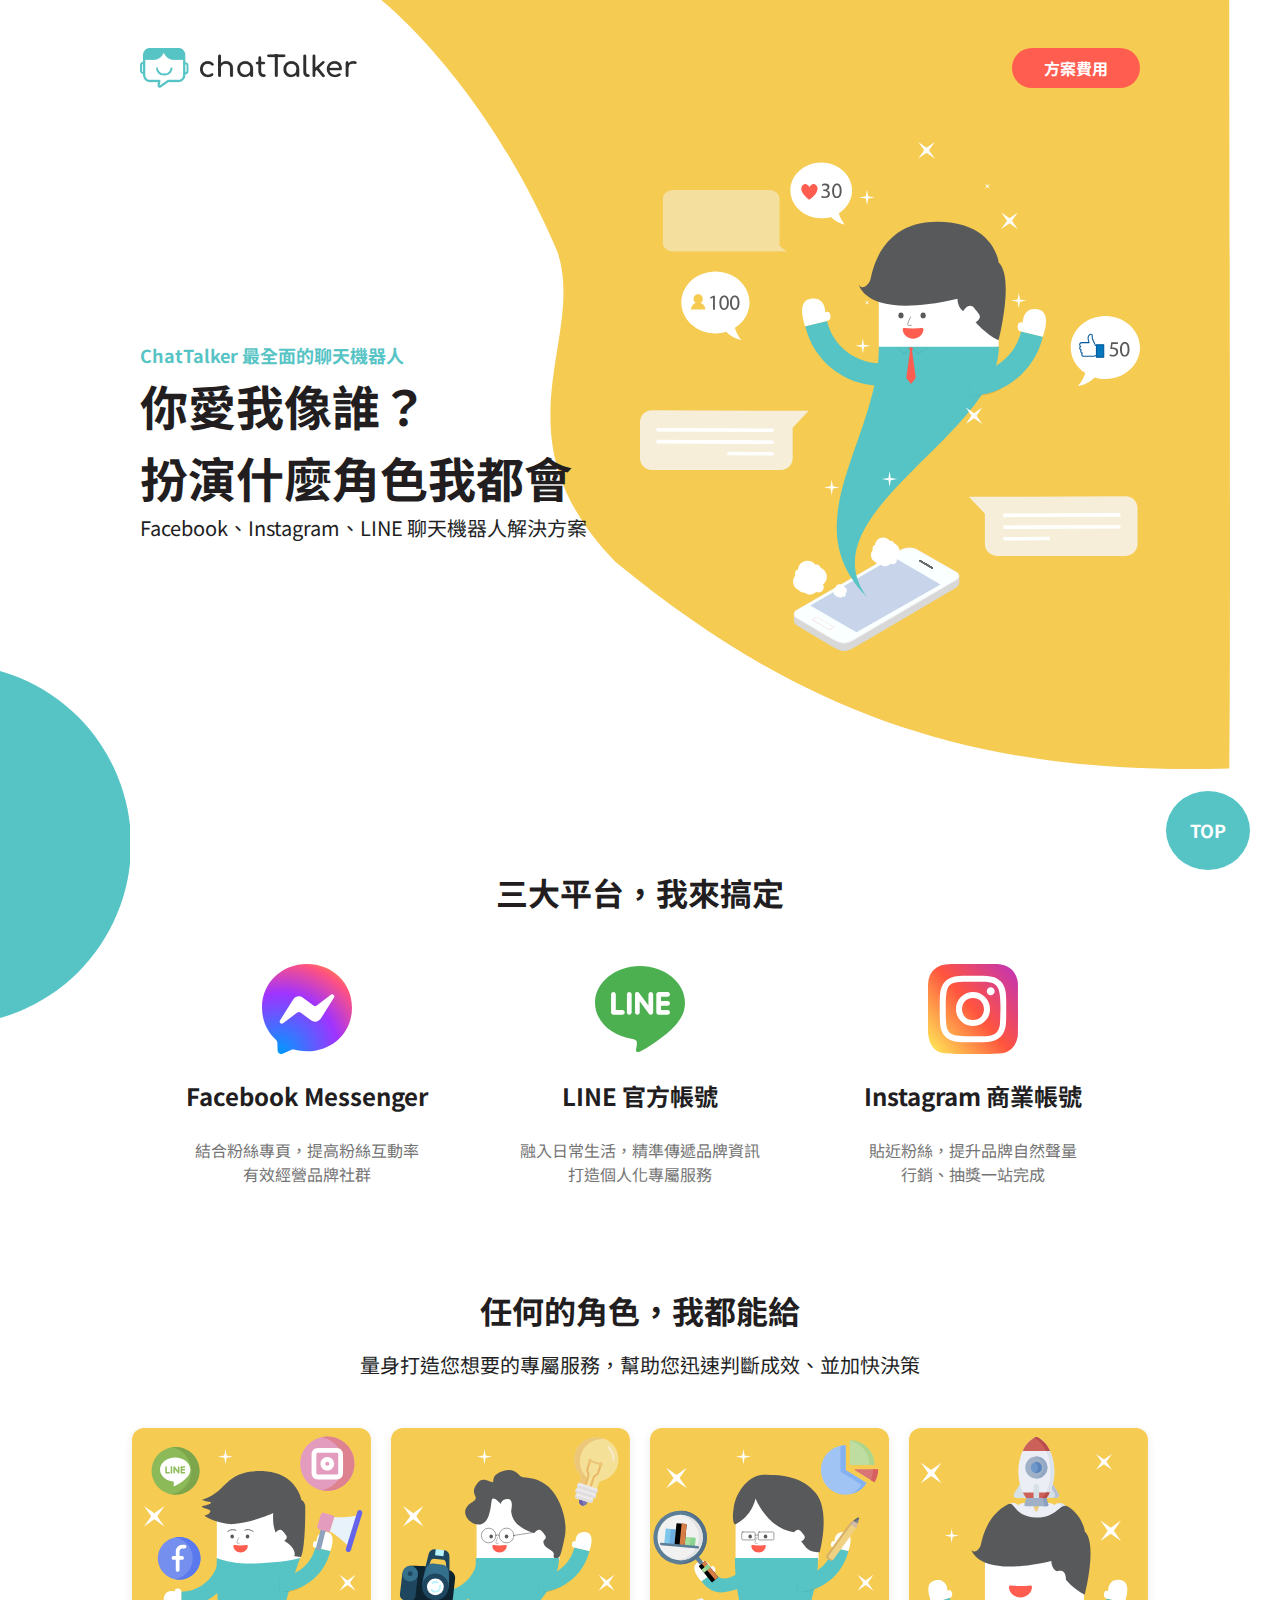
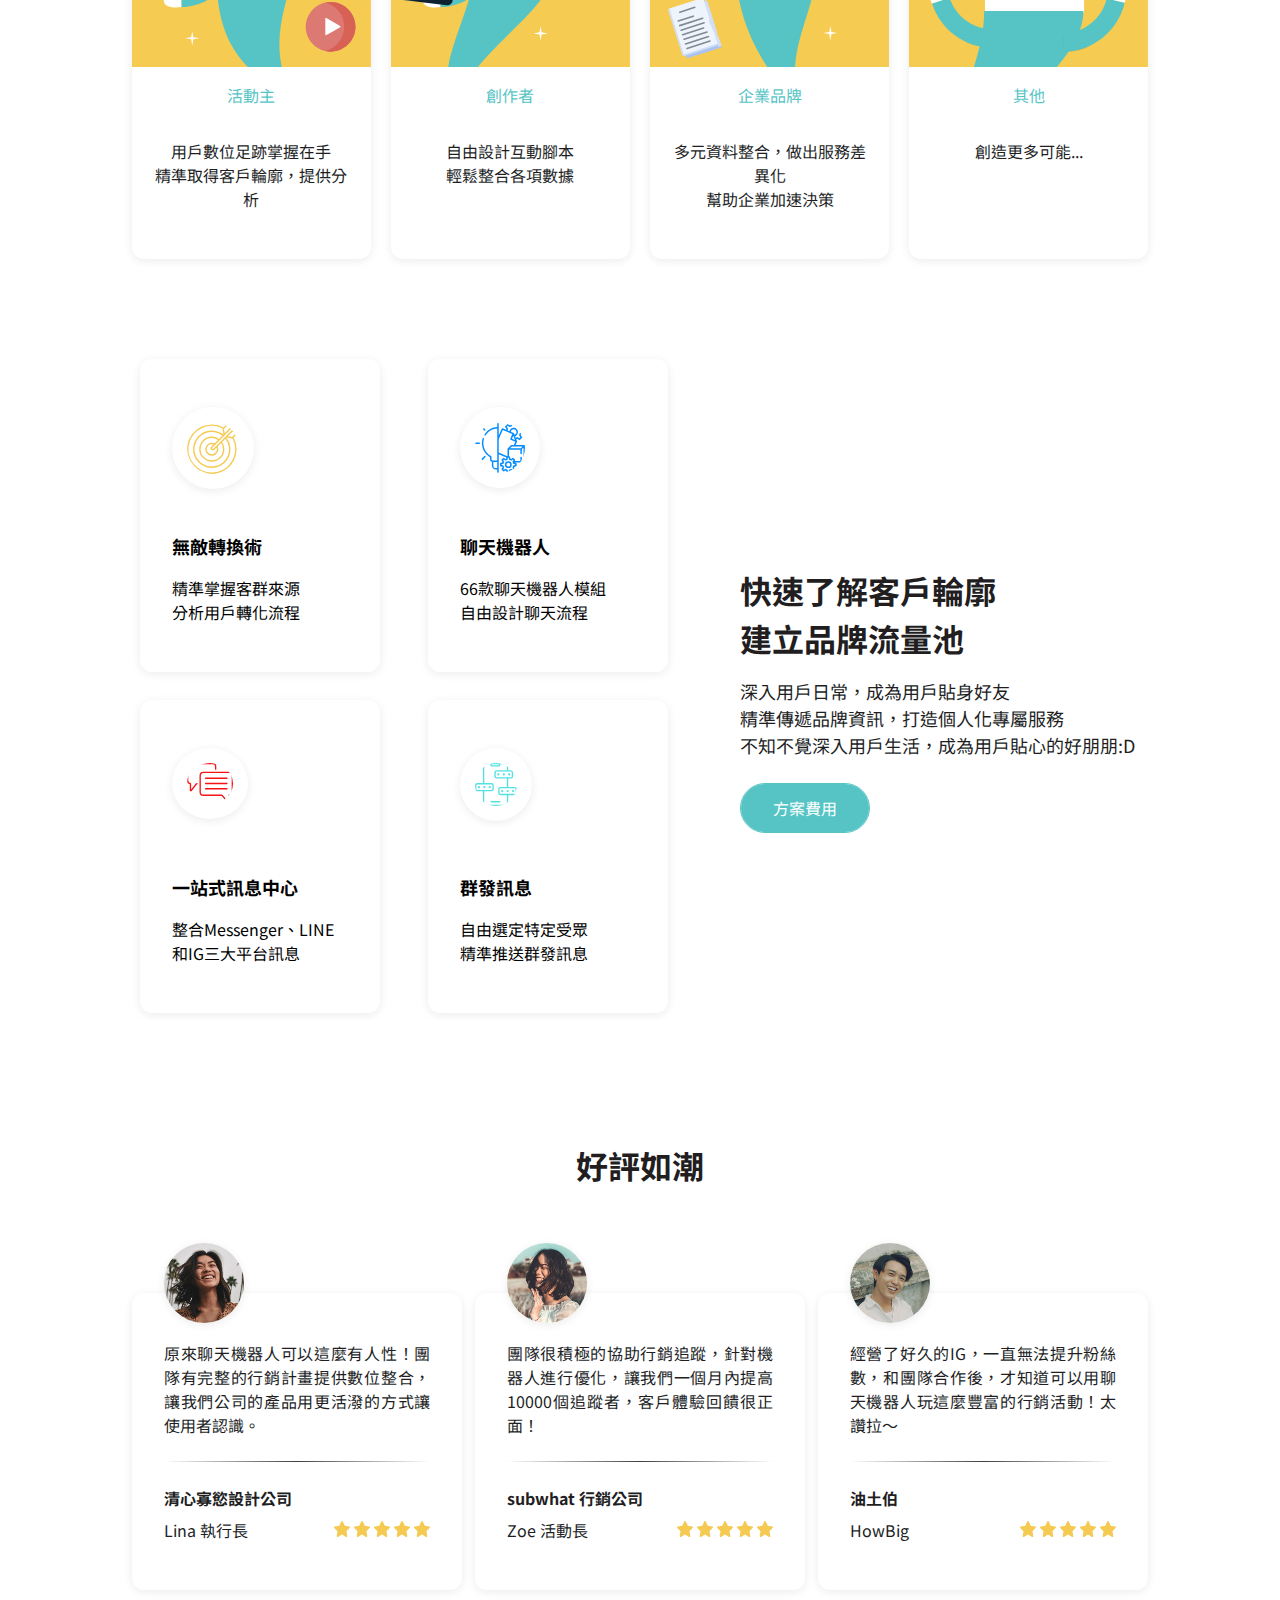
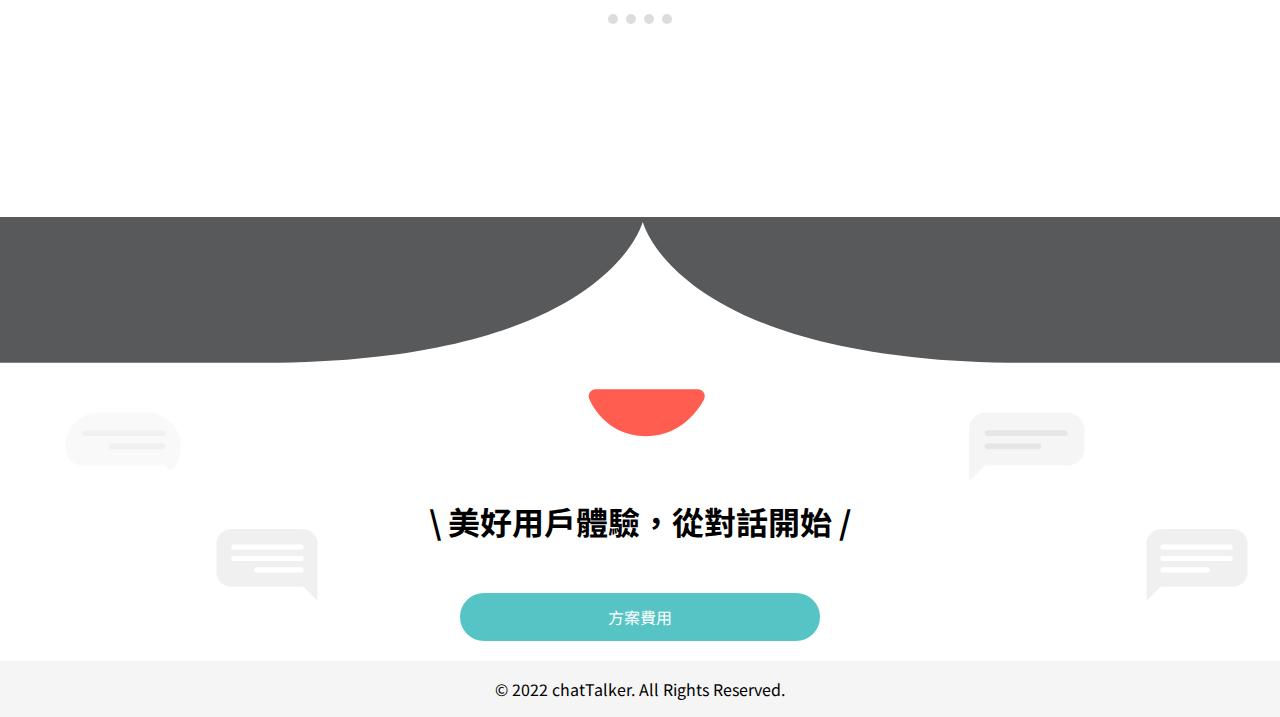
<file: index.html>
<!DOCTYPE html>
<html lang="en">
<head>
    <meta charset="UTF-8">
    <meta http-equiv="X-UA-Compatible" content="IE=edge">
    <meta name="viewport" content="width=device-width, initial-scale=1.0">
    <title>首頁</title>
    <link rel="preconnect" href="https://fonts.googleapis.com">
    <link rel="preconnect" href="https://fonts.gstatic.com" crossorigin>
    <link href="https://fonts.googleapis.com/css2?family=Noto+Sans+TC&display=swap" rel="stylesheet">
    <link rel="stylesheet" href="css/all.css">
</head>
<body>
    <div class="container">
        <div class="header">
            <a href="#"><img src="IMG/logo.png" alt="chatTalkerLogo"></a>
            <a class="button" href="index2.html" target="_blank">方案費用</a>
        </div>
         <div class="banner">
             <div class="topic">
                 <p class="p1">ChatTalker 最全面的聊天機器人</p>
                 <h1>你愛我像誰？<br>扮演什麼角色我都會</h1>
                 <p class="p2">Facebook、Instagram、LINE 聊天機器人解決方案</p> 
             </div>
             <div class="homePicture">
                 <img src="IMG/home.svg" alt="主圖像">
             </div>
         </div>
         <div class="backgroundPicture"></div>
         <div class="ball01"></div>
         <div class="ball02"></div>
         <div class="platformLink">
             <h2>三大平台，我來搞定</h2>
             <ul class="socialMedia">
                 <li class="socialMediaCard">
                     <img src="IMG/messenger.svg" alt="facebook">
                     <h3>Facebook Messenger</h3>
                     <p>結合粉絲專頁，提高粉絲互動率<br>有效經營品牌社群</p>
                 </li>
                 <li class="socialMediaCard">
                    <img src="IMG/line.svg" alt="line">
                    <h3>LINE 官方帳號</h3>
                    <p>融入日常生活，精準傳遞品牌資訊<br>打造個人化專屬服務</p>
                 </li>
                 <li class="socialMediaCard">
                    <img src="IMG/instagram.svg" alt="instagram">
                    <h3>Instagram 商業帳號</h3>
                    <p>貼近粉絲，提升品牌自然聲量<br>行銷、抽獎一站完成</p>
                 </li>            
             </ul>
         </div>
         <div class="mainService">
            <h2>任何的角色，我都能給</h2>
            <p>量身打造您想要的專屬服務，幫助您迅速判斷成效、並加快決策</p>
            <ul class="service">
                <li class="serviceCard">
                    <img src="IMG/ch01.svg" alt="服務標的">
                    <h4>活動主</h4>
                    <p>用戶數位足跡掌握在手<br>精準取得客戶輪廓，提供分析</p>
                </li>
                <li class="serviceCard">
                   <img src="IMG/ch02.svg" alt="服務標的">
                   <h4>創作者</h4>
                   <p>自由設計互動腳本<br>輕鬆整合各項數據</p>
                </li>
               <li class="serviceCard">
                   <img src="IMG/ch03.svg" alt="服務標的">
                   <h4>企業品牌</h4>
                   <p>多元資料整合，做出服務差異化<br>幫助企業加速決策</p>
               </li>
               <li class="serviceCard">
                   <img src="IMG/ch04.svg" alt="服務標的">
                   <h4>其他</h4>
                   <p>創造更多可能...</p>
               </li>            
        </div>           
         <div class="mainService2">
             <div class="descriptionFig">
                 <ul class="descriptionCard">
                     <li>
                     <div class="icon">
                        <img src="IMG/icon01.svg" alt="箭靶">
                     </div>
                     <h5>無敵轉換術</h5>
                     <p>精準掌握客群來源<br>分析用戶轉化流程</p>
                    </li>
                    <li>
                     <div class="icon">
                        <img src="IMG/icon02.svg" alt="機器人">
                     </div>
                     <h5>聊天機器人</h5>
                     <p>66款聊天機器人模組<br>自由設計聊天流程</p>
                    </li>
                    <li>
                     <div class="icon">
                        <img src="IMG/icon03.svg" alt="訊息中心">  
                     </div>
                     <h5>一站式訊息中心</h5>
                     <p>整合Messenger、LINE和IG三大平台訊息</p>
                    </li>
                    <li>
                     <div class="icon">
                        <img src="IMG/icon04.svg" alt="群發訊息">
                     </div>
                     <h5>群發訊息</h5>
                     <p>自由選定特定受眾<br>精準推送群發訊息</p>
                    </li>
                </ul>
             </div>  
             <div class="descriptionWord">
                <h2>快速了解客戶輪廓<br>建立品牌流量池</h2>
                <p>深入用戶日常，成為用戶貼身好友<br>精準傳遞品牌資訊，打造個人化專屬服務<br>不知不覺深入用戶生活，成為用戶貼心的好朋朋:D</p>
                <a href="index2.html" target="_blank">方案費用</a> 
             </div>
         </div>
         <div class="comment">
             <h2>好評如潮</h2>
             <ul class="commentCard">
                <li class="user1"> 
                    <img src="IMG/user01.jpg" alt="頭像">
                    <p>原來聊天機器人可以這麼有人性！團隊有完整的行銷計畫提供數位整合，讓我們公司的產品用更活潑的方式讓使用者認識。</p>
                    <hr>
                    <h4>清心寡慾設計公司</h4>
                    <div class="score">
                        <p>Lina 執行長</p>
                        <div class="fiveStar">
                            <img src="IMG/icon_star.svg" alt="星星">
                            <img src="IMG/icon_star.svg" alt="星星">
                            <img src="IMG/icon_star.svg" alt="星星">
                            <img src="IMG/icon_star.svg" alt="星星">
                            <img src="IMG/icon_star.svg" alt="星星">
                        </div>    
                    </div>
                 </li>
                 <li class="user2"> 
                    <img src="IMG/user02.jpg" alt="頭像">
                    <p>團隊很積極的協助行銷追蹤，針對機器人進行優化，讓我們一個月內提高10000個追蹤者，客戶體驗回饋很正面！</p>
                    <hr>
                    <h4>subwhat 行銷公司</h4>
                    <div class="score">
                        <p>Zoe 活動長</p>
                        <div class="fiveStar">
                            <img src="IMG/icon_star.svg" alt="星星">
                            <img src="IMG/icon_star.svg" alt="星星">
                            <img src="IMG/icon_star.svg" alt="星星">
                            <img src="IMG/icon_star.svg" alt="星星">
                            <img src="IMG/icon_star.svg" alt="星星">
                        </div> 
                    </div>
                 </li>
                 <li class="user3">
                    <img src="IMG/user03.jpg" alt="頭像"> 
                    <p>經營了好久的IG，一直無法提升粉絲數，和團隊合作後，才知道可以用聊天機器人玩這麼豐富的行銷活動！太讚拉～</p>
                    <hr>
                    <h4>油土伯</h4>
                    <div class="score">
                        <p>HowBig</p>
                        <div class="fiveStar">
                            <img src="IMG/icon_star.svg" alt="星星">
                            <img src="IMG/icon_star.svg" alt="星星">
                            <img src="IMG/icon_star.svg" alt="星星">
                            <img src="IMG/icon_star.svg" alt="星星">
                            <img src="IMG/icon_star.svg" alt="星星">
                        </div> 
                    </div>
                 </li>
             </ul>     
         </div>
         <div class="pagination">
             <ul>
                <li><a href="#"></a></li>
                <li><a href="#"></a></li>       
                <li><a href="#"></a></li>
                <li><a href="#"></a></li>
             </ul>
         </div>
    </div>    
     <div class="footer">
        <h2>\ 美好用戶體驗，從對話開始 /</h2>
        <a href="index2.html" target="_blank">方案費用</a>
    </div>
    <div class="footer2">
        <p>© 2022 chatTalker. All Rights Reserved.</p>
    </div> 
    <div class="goTop">
        <a href="#">TOP</a>
    </div>
    <script src="https://code.jquery.com/jquery-3.6.0.min.js"></script>
</body>
</html>
</file>
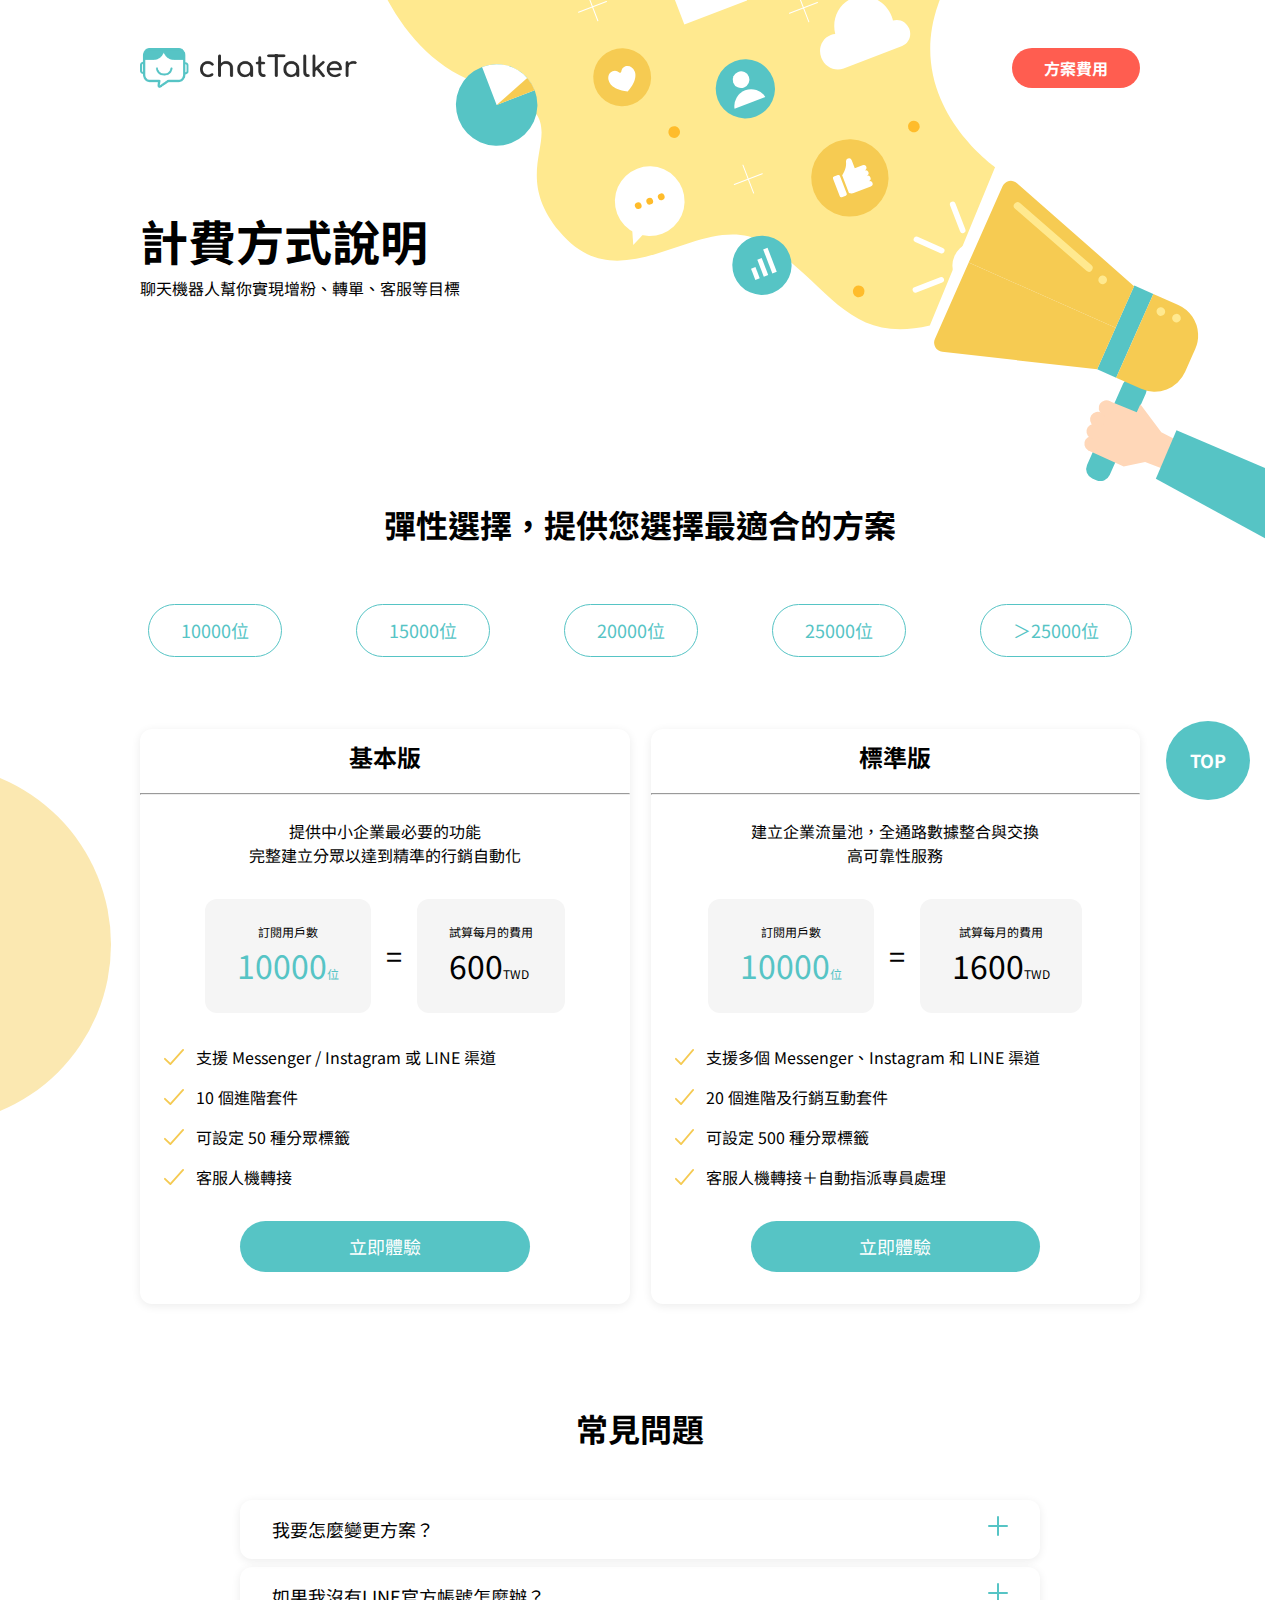
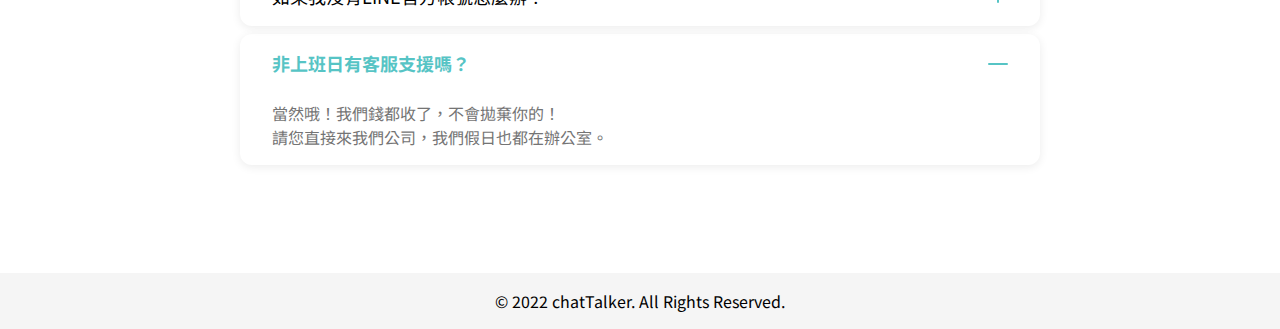
<file: index2.html>
<!DOCTYPE html>
<html lang="en">
<head>
    <meta charset="UTF-8">
    <meta http-equiv="X-UA-Compatible" content="IE=edge">
    <meta name="viewport" content="width=device-width, initial-scale=1.0">
    <title>方案費用</title>
    <link rel="preconnect" href="https://fonts.googleapis.com">
    <link rel="preconnect" href="https://fonts.gstatic.com" crossorigin>
    <link href="https://fonts.googleapis.com/css2?family=Noto+Sans+TC&display=swap" rel="stylesheet">
    <link > 
    <link rel="stylesheet" href="css/all.css">   
</head>
<body>
    <div class="container">
        <div class="header">
            <a href="#"><img src="IMG/logo.png" alt="chatTalkerLogo"></a>
            <a class="button" href="#" target="_blank">方案費用</a>
        </div>
        <div class="backgroundPicture2"></div>
        <div class="ball03"></div>      
        <div class="topic">
            <h1>計費方式說明</h1>
            <p>聊天機器人幫你實現增粉、轉單、客服等目標</p>
        </div> 
        <div class="service2">
            <h2>彈性選擇，提供您選擇最適合的方案</h2>
            <div class="amountPeople">
                <a href="">10000位</a>
                <a href="">15000位</a>
                <a href="">20000位</a>
                <a href="">25000位</a>
                <a href="">＞25000位</a>
            </div>
            <div class="scheme">
                 <div class="schemeSelection">
                     <h3>基本版</h3>
                     <hr>
                     <p>提供中小企業最必要的功能<br>完整建立分眾以達到精準的行銷自動化</p>
                     <div class="schemeSelectionResult">
                         <div class="schemeSelectionInput">
                             <h6>訂閱用戶數</h6>
                             <h1>10000<sup>位</sup></h1>
                         </div>
                        <div class="equal">
                            <p>=</p>   
                        </div>
                        <div class="schemeSelectionOutput">
                            <h6>試算每月的費用</h6>
                            <h1>600<sup>TWD</sup></h1>
                        </div>
                     </div>
                     <ul class="function">
                         <li>
                            <img src="IMG/icon_check.svg" alt="勾勾">
                            <p>支援 Messenger / Instagram 或 LINE 渠道</p>
                         </li>
                         <li>
                            <img src="IMG/icon_check.svg" alt="勾勾">
                            <p>10 個進階套件</p>
                         </li>
                         <li>
                            <img src="IMG/icon_check.svg" alt="勾勾">
                            <p>可設定 50 種分眾標籤</p>
                         </li>
                         <li>
                            <img src="IMG/icon_check.svg" alt="勾勾">
                            <p>客服人機轉接</p>
                         </li>
                     </ul>
                     <a href="#">立即體驗</a>
                 </div>
                 <div class="schemeSelection">
                    <h3>標準版</h3>
                    <hr>
                    <p>建立企業流量池，全通路數據整合與交換<br>高可靠性服務</p>
                    <div class="schemeSelectionResult">
                        <div class="schemeSelectionInput">
                            <h6>訂閱用戶數</h6>
                            <h1>10000<sup>位</sup></h1>
                        </div>
                       <div class="equal">
                            <p>=</p>  
                       </div>
                       <div class="schemeSelectionOutput">
                           <h6>試算每月的費用</h6>
                           <h1>1600<sup>TWD</sup></h1>
                       </div>
                    </div>
                    <ul class="function">
                        <li>
                           <img src="IMG/icon_check.svg" alt="勾勾">
                           <p>支援多個 Messenger、Instagram 和 LINE 渠道</p>
                        </li>
                        <li>
                           <img src="IMG/icon_check.svg" alt="勾勾">
                           <p>20 個進階及行銷互動套件</p>
                        </li>
                        <li>
                           <img src="IMG/icon_check.svg" alt="勾勾">
                           <p>可設定 500 種分眾標籤</p>
                        </li>
                        <li>
                           <img src="IMG/icon_check.svg" alt="勾勾">
                           <p>客服人機轉接＋自動指派專員處理</p>
                        </li>
                    </ul>
                    <a href="#">立即體驗</a>
                 </div>
            </div>
        </div>        
        <div class="commonQuestion">
             <h2>常見問題</h2>
             <ul class="problemSolved">
                 <li>
                    <h3 class="h3-1">我要怎麼變更方案？</h3>
                    <a href=""><img src="IMG/icon_plus.svg" alt="展開"></a>
                 </li>
                 <li>
                    <h3 class="h3-1">如果我沒有LINE官方帳號怎麼辦？</h3>
                    <a href=""><img src="IMG/icon_plus.svg" alt="展開"></a>
                 </li>
                 <li class="expand">
                    <div class="expandQuestion">
                    <h3 class="h3-2">非上班日有客服支援嗎？</h3>
                    <a href=""><img src="IMG/icon_minus.svg" alt="展開"></a>
                    </div>
                    <div class="expandContent">
                    <p>當然哦！我們錢都收了，不會拋棄你的！<br>請您直接來我們公司，我們假日也都在辦公室。</p>
                    </div>
                 </li>
             </ul>     
        </div>
    </div>
    <div class="footer3">
        <p>© 2022 chatTalker. All Rights Reserved.</p>
    </div> 
    <div class="goTop2">
        <a href="#">TOP</a>
    </div>
    <script src="https://code.jquery.com/jquery-3.6.0.min.js"></script>
</body>
</html>
</file>
<file: css/all.css>
/* http://meyerweb.com/eric/tools/css/reset/ 
   v2.0 | 20110126
   License: none (public domain)
*/
html, body, div, span, applet, object, iframe,
h1, h2, h3, h4, h5, h6, p, blockquote, pre,
a, abbr, acronym, address, big, cite, code,
del, dfn, em, img, ins, kbd, q, s, samp,
small, strike, strong, sub, sup, tt, var,
b, u, i, center,
dl, dt, dd, ol, ul, li,
fieldset, form, label, legend,
table, caption, tbody, tfoot, thead, tr, th, td,
article, aside, canvas, details, embed,
figure, figcaption, footer, header, hgroup,
menu, nav, output, ruby, section, summary,
time, mark, audio, video {
  margin: 0;
  padding: 0;
  border: 0;
  font-size: 100%;
  font: inherit;
  vertical-align: baseline;
}

/* HTML5 display-role reset for older browsers */
article, aside, details, figcaption, figure,
footer, header, hgroup, menu, nav, section {
  display: block;
}

body {
  line-height: 1;
}

ol, ul {
  list-style: none;
}

blockquote, q {
  quotes: none;
}

blockquote:before, blockquote:after,
q:before, q:after {
  content: '';
  content: none;
}

table {
  border-collapse: collapse;
  border-spacing: 0;
}

/* http://meyerweb.com/eric/tools/css/reset/ 
   v2.0 | 20110126
   License: none (public domain)
*/
html, body, div, span, applet, object, iframe,
h1, h2, h3, h4, h5, h6, p, blockquote, pre,
a, abbr, acronym, address, big, cite, code,
del, dfn, em, img, ins, kbd, q, s, samp,
small, strike, strong, sub, sup, tt, var,
b, u, i, center,
dl, dt, dd, ol, ul, li,
fieldset, form, label, legend,
table, caption, tbody, tfoot, thead, tr, th, td,
article, aside, canvas, details, embed,
figure, figcaption, footer, header, hgroup,
menu, nav, output, ruby, section, summary,
time, mark, audio, video {
  margin: 0;
  padding: 0;
  border: 0;
  font-size: 100%;
  font: inherit;
  vertical-align: baseline;
}

/* HTML5 display-role reset for older browsers */
article, aside, details, figcaption, figure,
footer, header, hgroup, menu, nav, section {
  display: block;
}

body {
  line-height: 1;
}

ol, ul {
  list-style: none;
}

blockquote, q {
  quotes: none;
}

blockquote:before, blockquote:after,
q:before, q:after {
  content: '';
  content: none;
}

table {
  border-collapse: collapse;
  border-spacing: 0;
}

*, ::before, ::after {
  -webkit-box-sizing: border-box;
          box-sizing: border-box;
}

body {
  font-family: 'Noto Sans TC', sans-serif;
  line-height: 1.5;
}

img {
  max-width: 100%;
  height: auto;
  display: block;
}

a {
  text-decoration: none;
}

sub {
  vertical-align: sub;
}

.container {
  max-width: 1088px;
  margin: 0 auto;
  padding-left: 140px;
  padding-right: 140px;
}

@media (max-width: 600px) {
  .container {
    max-width: 600px;
    margin: 0 auto;
    padding-left: 30px;
    padding-right: 30px;
  }
}

@media (max-width: 375px) {
  .container {
    max-width: 375px;
    margin: 0 auto;
    padding-left: 16px;
    padding-right: 16px;
  }
}

*, ::before, ::after {
  -webkit-box-sizing: border-box;
          box-sizing: border-box;
}

body {
  font-family: 'Noto Sans TC', sans-serif;
  line-height: 1.5;
}

img {
  max-width: 100%;
  height: auto;
  display: block;
}

a {
  text-decoration: none;
}

sub {
  vertical-align: sub;
}

.container {
  max-width: 1368px;
  margin: 0 auto;
  padding-left: 140px;
  padding-right: 140px;
}

@media (max-width: 600px) {
  .container {
    max-width: 600px;
    margin: 0 auto;
    padding: 0px 30px;
  }
}

@media (max-width: 375px) {
  .container {
    max-width: 375px;
    margin: 0 auto;
    padding: 0px 16px;
  }
}

.header {
  display: -webkit-box;
  display: -ms-flexbox;
  display: flex;
  -webkit-box-pack: justify;
      -ms-flex-pack: justify;
          justify-content: space-between;
  -webkit-box-align: center;
      -ms-flex-align: center;
          align-items: center;
  margin: 24px 0px 30px 0px;
}

.header img {
  width: 218px;
}

.header .button {
  font-weight: bold;
  color: #FFFFFF;
  background: #FF5D50 0% 0% no-repeat padding-box;
  border-radius: 22px;
  padding: 8px 32px;
}

@media (max-width: 600px) {
  .header {
    border-bottom: 3px solid #FFD153;
    padding-bottom: 8px;
  }
  .header img {
    width: 60%;
  }
  .header .button {
    width: 25%;
    font-size: 10px;
    text-align: center;
    padding: 4px 6px;
  }
}

.header {
  display: -webkit-box;
  display: -ms-flexbox;
  display: flex;
  -webkit-box-pack: justify;
      -ms-flex-pack: justify;
          justify-content: space-between;
  -webkit-box-align: center;
      -ms-flex-align: center;
          align-items: center;
}

.header img {
  width: 218px;
  margin: 24px 0px;
}

.header .button {
  font-weight: bold;
  color: #FFFFFF;
  background: #FF5D50;
  border-radius: 22px;
  padding: 8px 32px;
  margin: 24px 0px;
}

@media (max-width: 600px) {
  .header {
    border-bottom: 3px solid #FFD153;
    padding-bottom: 8px;
  }
  .header img {
    width: 60%;
  }
  .header .button {
    width: 25%;
    font-size: 10px;
    text-align: center;
    padding: 4px 6px;
  }
}

.container {
  position: relative;
}

.container .backgroundPicture2 {
  position: absolute;
  background-image: url(../IMG/banner.svg);
  background-repeat: no-repeat;
  width: 100vh;
  height: 100vh;
  top: -30px;
  right: 0;
  z-index: -1;
}

.container .ball03 {
  position: absolute;
  background-image: url(../IMG/ball03.svg);
  background-repeat: no-repeat;
  background-size: 361px;
  width: 100vh;
  height: 100vh;
  top: 740px;
  left: -250px;
  z-index: -999;
}

@media (max-width: 600px) {
  .container .backgroundPicture2 {
    background-image: url(../IMG/banner_sm.svg);
    background-size: 600px;
    width: 100vh;
    height: 200vh;
    top: 96px;
    left: 0;
  }
  .container .ball03 {
    position: absolute;
    background-size: 300px;
    top: 1200px;
    left: -180px;
  }
}

.topic {
  margin-top: 92px;
}

.topic h1 {
  font-size: 48px;
  font-weight: bold;
}

.topic p {
  font-size: 16px;
}

.banner {
  display: -webkit-box;
  display: -ms-flexbox;
  display: flex;
  -ms-flex-wrap: wrap;
      flex-wrap: wrap;
  -webkit-box-pack: justify;
      -ms-flex-pack: justify;
          justify-content: space-between;
  -webkit-box-align: center;
      -ms-flex-align: center;
          align-items: center;
  margin-bottom: 217px;
}

.banner .topic {
  width: 50%;
}

.banner .topic .p1 {
  color: #56C4C5;
  font-size: 18px;
  font-weight: bold;
}

.banner .topic h1 {
  color: #221E1F;
  font-size: 48px;
  font-weight: bold;
}

.banner .topic .p2 {
  color: #221E1F;
  font-size: 20px;
}

.banner .homePicture {
  width: 50%;
}

@media (max-width: 600px) {
  .banner .topic {
    width: 100%;
  }
  .banner .topic .p1 {
    font-size: 16px;
  }
  .banner .topic h1 {
    font-size: 32px;
  }
  .banner .topic .p2 {
    font-size: 16px;
  }
  .banner .homePicture {
    width: 100%;
    margin-top: 32px;
  }
}

.platformLink {
  text-align: center;
}

.platformLink h2 {
  font-size: 32px;
  font-weight: bold;
  color: #221E1F;
  margin-bottom: 48px;
}

.platformLink .socialMedia {
  display: -webkit-box;
  display: -ms-flexbox;
  display: flex;
  -ms-flex-wrap: wrap;
      flex-wrap: wrap;
  -webkit-box-pack: justify;
      -ms-flex-pack: justify;
          justify-content: space-between;
}

.platformLink .socialMedia .socialMediaCard {
  width: 33.33%;
  display: -webkit-box;
  display: -ms-flexbox;
  display: flex;
  -webkit-box-orient: vertical;
  -webkit-box-direction: normal;
      -ms-flex-direction: column;
          flex-direction: column;
  -webkit-box-align: center;
      -ms-flex-align: center;
          align-items: center;
}

.platformLink .socialMedia .socialMediaCard img {
  width: 90px;
}

.platformLink .socialMedia .socialMediaCard h3 {
  font-size: 24px;
  font-weight: bold;
  color: #221E1F;
  margin: 24px 0px;
}

.platformLink .socialMedia .socialMediaCard p {
  font-size: 16px;
  color: #747474;
}

@media (max-width: 600px) {
  .platformLink h2 {
    margin: 60px 0px 20px 0px;
    font-size: 28px;
  }
  .platformLink .socialMedia .socialMediaCard {
    width: 100%;
    padding: 12px 0px;
  }
}

.mainService {
  text-align: center;
  margin-top: 100px;
}

.mainService h2 {
  font-size: 32px;
  font-weight: bold;
  color: #221E1F;
}

.mainService p {
  font-size: 20px;
  color: #221E1F;
  margin: 16px 0px 48px 0px;
}

.mainService .service {
  display: -webkit-box;
  display: -ms-flexbox;
  display: flex;
  -ms-flex-wrap: wrap;
      flex-wrap: wrap;
  -webkit-box-pack: justify;
      -ms-flex-pack: justify;
          justify-content: space-between;
  margin-right: -8px;
  margin-left: -8px;
}

.mainService .service .serviceCard {
  width: 23.5%;
  border-radius: 12px;
  -webkit-box-shadow: 0px 2px 10px #00000014;
          box-shadow: 0px 2px 10px #00000014;
  background: #fff;
}

.mainService .service .serviceCard img {
  border-radius: 12px 12px 0px 0px;
}

.mainService .service .serviceCard h4 {
  font-size: 16px;
  color: #56C4C5;
  padding: 16px 0px 8px 0px;
}

.mainService .service .serviceCard p {
  font-size: 16px;
  color: #221E1F;
  padding: 8px 16px 0px 16px;
}

@media (max-width: 600px) {
  .mainService h2 {
    font-size: 24px;
  }
  .mainService p {
    font-size: 16px;
    margin-bottom: 0px;
  }
  .mainService .service .serviceCard {
    margin: 0 auto;
    width: 80%;
    padding: 12px 0px;
  }
}

.mainService2 {
  display: -webkit-box;
  display: -ms-flexbox;
  display: flex;
  -webkit-box-align: center;
      -ms-flex-align: center;
          align-items: center;
  -ms-flex-wrap: wrap;
      flex-wrap: wrap;
  margin: 100px 0px;
}

.mainService2 .descriptionFig {
  width: 60%;
}

.mainService2 .descriptionFig .descriptionCard {
  display: -webkit-box;
  display: -ms-flexbox;
  display: flex;
  -ms-flex-wrap: wrap;
      flex-wrap: wrap;
}

.mainService2 .descriptionFig .descriptionCard li {
  width: 40%;
  -webkit-box-shadow: 0px 2px 10px #00000014;
          box-shadow: 0px 2px 10px #00000014;
  border-radius: 12px;
  padding: 48px 32px;
  margin: 0px 48px 28px 0px;
}

.mainService2 .descriptionFig .descriptionCard li .icon {
  width: 86px;
  height: 86px;
  border-radius: 50%;
}

.mainService2 .descriptionFig .descriptionCard li .icon img {
  padding: 15px;
  border-radius: 50%;
  -webkit-box-shadow: 0px 2px 10px #00000014;
          box-shadow: 0px 2px 10px #00000014;
}

.mainService2 .descriptionFig .descriptionCard li h5 {
  font-size: 18px;
  font-weight: bold;
  padding: 40px 0px 16px 0px;
}

.mainService2 .descriptionFig .descriptionCard li p {
  font-size: 16px;
}

.mainService2 .descriptionWord {
  width: 40%;
}

.mainService2 .descriptionWord h2 {
  color: #221E1F;
  font-size: 32px;
  font-weight: bold;
}

.mainService2 .descriptionWord p {
  font-size: 18px;
  color: #221E1F;
  margin: 16px 0px 24px 0px;
}

.mainService2 .descriptionWord a {
  display: inline-block;
  color: white;
  background: #56C4C5 0% 0% no-repeat padding-box;
  border: 1px solid #56C4C5;
  border-radius: 27px;
  padding: 12px 32px;
}

@media (max-width: 600px) {
  .mainService2 {
    display: -webkit-box;
    display: -ms-flexbox;
    display: flex;
    -webkit-box-orient: vertical;
    -webkit-box-direction: reverse;
        -ms-flex-direction: column-reverse;
            flex-direction: column-reverse;
    margin: 60px 0px 100px 0px;
  }
  .mainService2 .descriptionFig .descriptionCard li {
    width: 100%;
    margin: 0 auto;
    margin-top: 24px;
  }
  .mainService2 .descriptionWord {
    width: 100%;
    text-align: center;
  }
  .mainService2 .descriptionWord h2 {
    font-size: 28px;
  }
  .mainService2 .descriptionWord p {
    font-size: 16px;
    margin: 16px 0px 8px 0px;
  }
  .mainService2 .descriptionWord a {
    margin: 8px 0px;
  }
}

.comment h2 {
  text-align: center;
  font-size: 32px;
  font-weight: bold;
  color: #221E1F;
  margin-bottom: 104px;
}

.comment .commentCard {
  display: -webkit-box;
  display: -ms-flexbox;
  display: flex;
  -webkit-box-pack: justify;
      -ms-flex-pack: justify;
          justify-content: space-between;
  -ms-flex-wrap: wrap;
      flex-wrap: wrap;
  margin-left: -8px;
  margin-right: -8px;
  position: relative;
}

.comment .commentCard li {
  width: 32.5%;
  -webkit-box-shadow: 0px 2px 10px #00000014;
          box-shadow: 0px 2px 10px #00000014;
  border-radius: 12px;
  padding: 48px 32px 24px 32px;
}

.comment .commentCard li img {
  position: absolute;
  top: -50px;
  display: inline-block;
  width: 80px;
  border-radius: 50%;
  -webkit-box-shadow: 0px 2px 10px #00000014;
          box-shadow: 0px 2px 10px #00000014;
}

.comment .commentCard li p {
  font-size: 16px;
  color: #221E1F;
  text-align: justify;
  margin-bottom: 24px;
}

.comment .commentCard li hr {
  border: 0;
  height: 1px;
  background-image: -webkit-gradient(linear, left top, right top, from(rgba(0, 0, 0, 0)), color-stop(rgba(0, 0, 0, 0.75)), to(rgba(0, 0, 0, 0)));
  background-image: linear-gradient(to right, rgba(0, 0, 0, 0), rgba(0, 0, 0, 0.75), rgba(0, 0, 0, 0));
}

.comment .commentCard li h4 {
  font-size: 16px;
  font-weight: bold;
  color: #221E1F;
  margin: 24px 0px 8px 0px;
}

.comment .commentCard li .score {
  display: -webkit-box;
  display: -ms-flexbox;
  display: flex;
  -webkit-box-pack: justify;
      -ms-flex-pack: justify;
          justify-content: space-between;
  -webkit-box-align: baseline;
      -ms-flex-align: baseline;
          align-items: baseline;
}

.comment .commentCard li .score .fiveStar img {
  position: relative;
  width: 16px;
  border-radius: 0%;
  -webkit-box-shadow: none;
          box-shadow: none;
  top: 0px;
}

@media (max-width: 600px) {
  .comment h2 {
    font-size: 28px;
    margin-bottom: 88px;
  }
  .comment .commentCard .user1 {
    width: 100%;
    padding: 48px 16px 16px 16px;
  }
  .comment .commentCard .user1 p {
    font-size: 16px;
    margin-bottom: 16px;
  }
  .comment .commentCard .user1 h4 {
    font-size: 16px;
    margin: 16px 0px 8px 0px;
  }
  .comment .commentCard .user2, .comment .commentCard .user3 {
    display: none;
  }
}

.pagination {
  margin-top: 24px;
}

.pagination ul {
  display: -webkit-box;
  display: -ms-flexbox;
  display: flex;
  -webkit-box-pack: center;
      -ms-flex-pack: center;
          justify-content: center;
}

.pagination ul li {
  padding: 5px;
  margin: 0px 4px;
  background: #DDDDDD;
  border-radius: 50%;
}

.service2 {
  margin-top: 200px;
}

.service2 h2 {
  font-size: 32px;
  font-weight: bold;
  text-align: center;
}

.service2 .amountPeople {
  display: -webkit-box;
  display: -ms-flexbox;
  display: flex;
  -webkit-box-pack: justify;
      -ms-flex-pack: justify;
          justify-content: space-between;
  margin-top: 48px;
  overflow-x: auto;
}

.service2 .amountPeople a {
  display: block;
  color: #56C4C5;
  font-size: 18px;
  border: 1px solid #56C4C5;
  border-radius: 27px;
  padding: 12px 32px;
  margin: 8px;
}

.service2 .amountPeople a:hover {
  color: white;
  background-color: #56C4C5;
}

.service2 .scheme {
  max-width: 1088px;
  margin-top: 64px;
  margin-left: -10.5px;
  margin-right: -10.5px;
  display: -webkit-box;
  display: -ms-flexbox;
  display: flex;
}

.service2 .scheme .schemeSelection {
  display: -webkit-box;
  display: -ms-flexbox;
  display: flex;
  -webkit-box-orient: vertical;
  -webkit-box-direction: normal;
      -ms-flex-direction: column;
          flex-direction: column;
  -ms-flex-wrap: wrap;
      flex-wrap: wrap;
  width: 50%;
  border: 1px xolid black;
  background: #fff;
  -webkit-box-shadow: 0px 2px 10px #00000014;
          box-shadow: 0px 2px 10px #00000014;
  border-radius: 12px;
  margin: 0px 10.5px;
}

.service2 .scheme .schemeSelection h3 {
  font-size: 24px;
  font-weight: bold;
  text-align: center;
  margin-top: 10px;
}

.service2 .scheme .schemeSelection hr {
  width: 100%;
  margin: 18px 0px 24px 0px;
  color: #747474;
}

.service2 .scheme .schemeSelection p {
  text-align: center;
}

.service2 .scheme .schemeSelection .schemeSelectionResult {
  display: -webkit-box;
  display: -ms-flexbox;
  display: flex;
  -webkit-box-pack: center;
      -ms-flex-pack: center;
          justify-content: center;
  -webkit-box-align: center;
      -ms-flex-align: center;
          align-items: center;
  margin-top: 32px;
  padding: 0px 24px;
}

.service2 .scheme .schemeSelection .schemeSelectionResult .schemeSelectionInput {
  background: #F5F5F5;
  border-radius: 12px;
  padding: 24px 32px;
}

.service2 .scheme .schemeSelection .schemeSelectionResult .schemeSelectionInput h6 {
  font-size: 12px;
  white-space: nowrap;
  text-align: center;
}

.service2 .scheme .schemeSelection .schemeSelectionResult .schemeSelectionInput h1 {
  font-size: 32px;
  color: #56C4C5;
  white-space: nowrap;
}

.service2 .scheme .schemeSelection .schemeSelectionResult .schemeSelectionInput h1 sup {
  font-size: 12px;
}

.service2 .scheme .schemeSelection .schemeSelectionResult .equal p {
  font-size: 29px;
  margin: 15px;
}

.service2 .scheme .schemeSelection .schemeSelectionResult .schemeSelectionOutput {
  background: #F5F5F5;
  border-radius: 12px;
  padding: 24px 32px;
}

.service2 .scheme .schemeSelection .schemeSelectionResult .schemeSelectionOutput h6 {
  font-size: 12px;
  white-space: nowrap;
  text-align: center;
}

.service2 .scheme .schemeSelection .schemeSelectionResult .schemeSelectionOutput h1 {
  font-size: 32px;
}

.service2 .scheme .schemeSelection .schemeSelectionResult .schemeSelectionOutput h1 sup {
  font-size: 12px;
}

.service2 .scheme .schemeSelection .function {
  margin-top: 32px;
  padding: 0px 24px;
}

.service2 .scheme .schemeSelection .function li {
  display: -webkit-box;
  display: -ms-flexbox;
  display: flex;
  margin-bottom: 16px;
}

.service2 .scheme .schemeSelection .function li img {
  margin-right: 12px;
}

.service2 .scheme .schemeSelection a {
  text-align: center;
  margin: 16px 100px 32px 100px;
  color: white;
  font-size: 18px;
  background-color: #56C4C5;
  border-radius: 27px;
  padding: 12px 0px;
}

@media (max-width: 600px) {
  .service2 {
    margin-top: 560px;
  }
  .service2 h2 {
    font-size: 28px;
  }
  .service2 .amountPeople a {
    padding: 8px 16px;
    white-space: nowrap;
  }
  .service2 .scheme {
    -ms-flex-wrap: wrap;
        flex-wrap: wrap;
  }
  .service2 .scheme .schemeSelection {
    width: 100%;
  }
  .service2 .scheme .schemeSelection .schemeSelectionResult {
    margin-top: 24px;
  }
  .service2 .scheme .schemeSelection a {
    margin: 16px 200px 32px 200px;
  }
}

.commonQuestion {
  display: -webkit-box;
  display: -ms-flexbox;
  display: flex;
  -webkit-box-orient: vertical;
  -webkit-box-direction: normal;
      -ms-flex-direction: column;
          flex-direction: column;
  -webkit-box-align: center;
      -ms-flex-align: center;
          align-items: center;
  margin: 100px 0px;
}

.commonQuestion h2 {
  font-size: 32px;
  font-weight: bold;
  text-align: center;
  margin-bottom: 40px;
}

.commonQuestion .problemSolved {
  width: 80%;
}

.commonQuestion .problemSolved li {
  display: -webkit-box;
  display: -ms-flexbox;
  display: flex;
  -webkit-box-pack: justify;
      -ms-flex-pack: justify;
          justify-content: space-between;
  -webkit-box-shadow: 0px 2px 10px #00000014;
          box-shadow: 0px 2px 10px #00000014;
  border-radius: 12px;
  padding: 16px 32px;
  margin: 8px 0px;
}

.commonQuestion .problemSolved li .h3-1 {
  font-size: 18px;
}

.commonQuestion .problemSolved li img {
  width: 20px;
}

.commonQuestion .problemSolved .expand {
  display: -webkit-box;
  display: -ms-flexbox;
  display: flex;
  -webkit-box-orient: vertical;
  -webkit-box-direction: normal;
      -ms-flex-direction: column;
          flex-direction: column;
}

.commonQuestion .problemSolved .expand .expandQuestion {
  display: -webkit-box;
  display: -ms-flexbox;
  display: flex;
  -webkit-box-pack: justify;
      -ms-flex-pack: justify;
          justify-content: space-between;
  -webkit-box-align: center;
      -ms-flex-align: center;
          align-items: center;
}

.commonQuestion .problemSolved .expand .expandQuestion .h3-2 {
  color: #56C4C5;
  font-size: 18px;
  font-weight: bold;
}

.commonQuestion .problemSolved .expand .expandContent {
  margin-top: 24px;
}

.commonQuestion .problemSolved .expand .expandContent p {
  color: #747474;
}

@media (max-width: 600px) {
  .commonQuestion .problemSolved {
    width: 100%;
  }
}

.footer {
  margin-top: 134px;
  background-image: url(../IMG/home_footer.svg);
  background-repeat: no-repeat;
  background-position: center;
  width: 100%;
  height: 503px;
  display: -webkit-box;
  display: -ms-flexbox;
  display: flex;
  -webkit-box-orient: vertical;
  -webkit-box-direction: normal;
      -ms-flex-direction: column;
          flex-direction: column;
  -webkit-box-pack: center;
      -ms-flex-pack: center;
          justify-content: center;
}

.footer h2 {
  font-size: 32px;
  font-weight: bold;
  text-align: center;
  margin-top: 320px;
}

.footer a {
  color: white;
  background: #56C4C5;
  border-radius: 27px;
  text-align: center;
  padding: 12px 32px;
  margin: 48px 460px 0px 460px;
}

.footer2 {
  text-align: center;
  background: #F5F5F5;
  padding: 16px 0px;
  width: 100%;
}

@media (max-width: 600px) {
  .footer {
    margin-top: 60px;
    background-image: url(../IMG/footer_sm.svg);
    background-repeat: no-repeat;
    background-size: 600px;
    width: 100%;
    display: -webkit-box;
    display: -ms-flexbox;
    display: flex;
    -webkit-box-orient: vertical;
    -webkit-box-direction: normal;
        -ms-flex-direction: column;
            flex-direction: column;
    -webkit-box-align: center;
        -ms-flex-align: center;
            align-items: center;
  }
  .footer h2 {
    font-size: 24px;
    margin-top: 200px;
  }
  .footer a {
    margin: 120px 0px 0px 0px;
  }
  .footer2 {
    width: 100%;
  }
}

.goTop {
  position: relative;
}

.goTop a {
  position: fixed;
  z-index: 99;
  right: 30px;
  bottom: 30px;
  color: white;
  font-size: 18px;
  font-weight: bold;
  padding: 26px 24px;
  border-radius: 50%;
  background-color: #56C4C5;
}

@media (max-width: 600px) {
  .goTop a {
    font-size: 14px;
    padding: 18px 16px;
  }
}

.footer3 {
  text-align: center;
  background: #F5F5F5;
  padding: 16px 0px;
}

.goTop2 {
  position: relative;
}

.goTop2 a {
  position: fixed;
  z-index: 99;
  right: 30px;
  bottom: 100px;
  color: white;
  font-size: 18px;
  font-weight: bold;
  padding: 26px 24px;
  border-radius: 50%;
  background-color: #56C4C5;
}

@media (max-width: 600px) {
  .goTop2 a {
    font-size: 14px;
    padding: 18px 16px;
  }
}

.container {
  position: relative;
  /*.ball02 {
        position: absolute;
        background-image: url(../IMG/ball02.svg);
        background-repeat: no-repeat;
        top: 1550px;
        right: -160px;
        width: 360px;
        height: 360px;
        z-index: -1;
        //outline: 1px solid black;  
    }*/
}

.container .backgroundPicture {
  position: absolute;
  background-image: url(../IMG/bg_home.svg);
  background-repeat: no-repeat;
  top: -25px;
  right: 0px;
  width: 100vh;
  height: 110vh;
  z-index: -1;
}

.container .ball01 {
  position: absolute;
  background-image: url(../IMG/ball01.svg);
  background-repeat: no-repeat;
  top: 640px;
  left: -230px;
  width: 360px;
  height: 360px;
  z-index: -1;
}

@media (max-width: 600px) {
  .container .backgroundPicture {
    top: 300px;
    background-image: url(../IMG/bg_home_sm.svg);
    background-repeat: no-repeat;
    background-position: center;
    width: 100%;
    height: 100vh;
    z-index: -1;
  }
  .container .ball01 {
    position: absolute;
    background-image: url(../IMG/ball01.svg);
    background-repeat: no-repeat;
    width: 100%;
    height: 100vh;
    top: 1200px;
    left: -230px;
  }
  .container .ball02 {
    position: absolute;
    background-image: url(../IMG/ball02.svg);
    background-repeat: no-repeat;
    width: 100%;
    height: 315px;
    top: 4750px;
    right: 500px;
  }
}
/*# sourceMappingURL=all.css.map */
</file>
